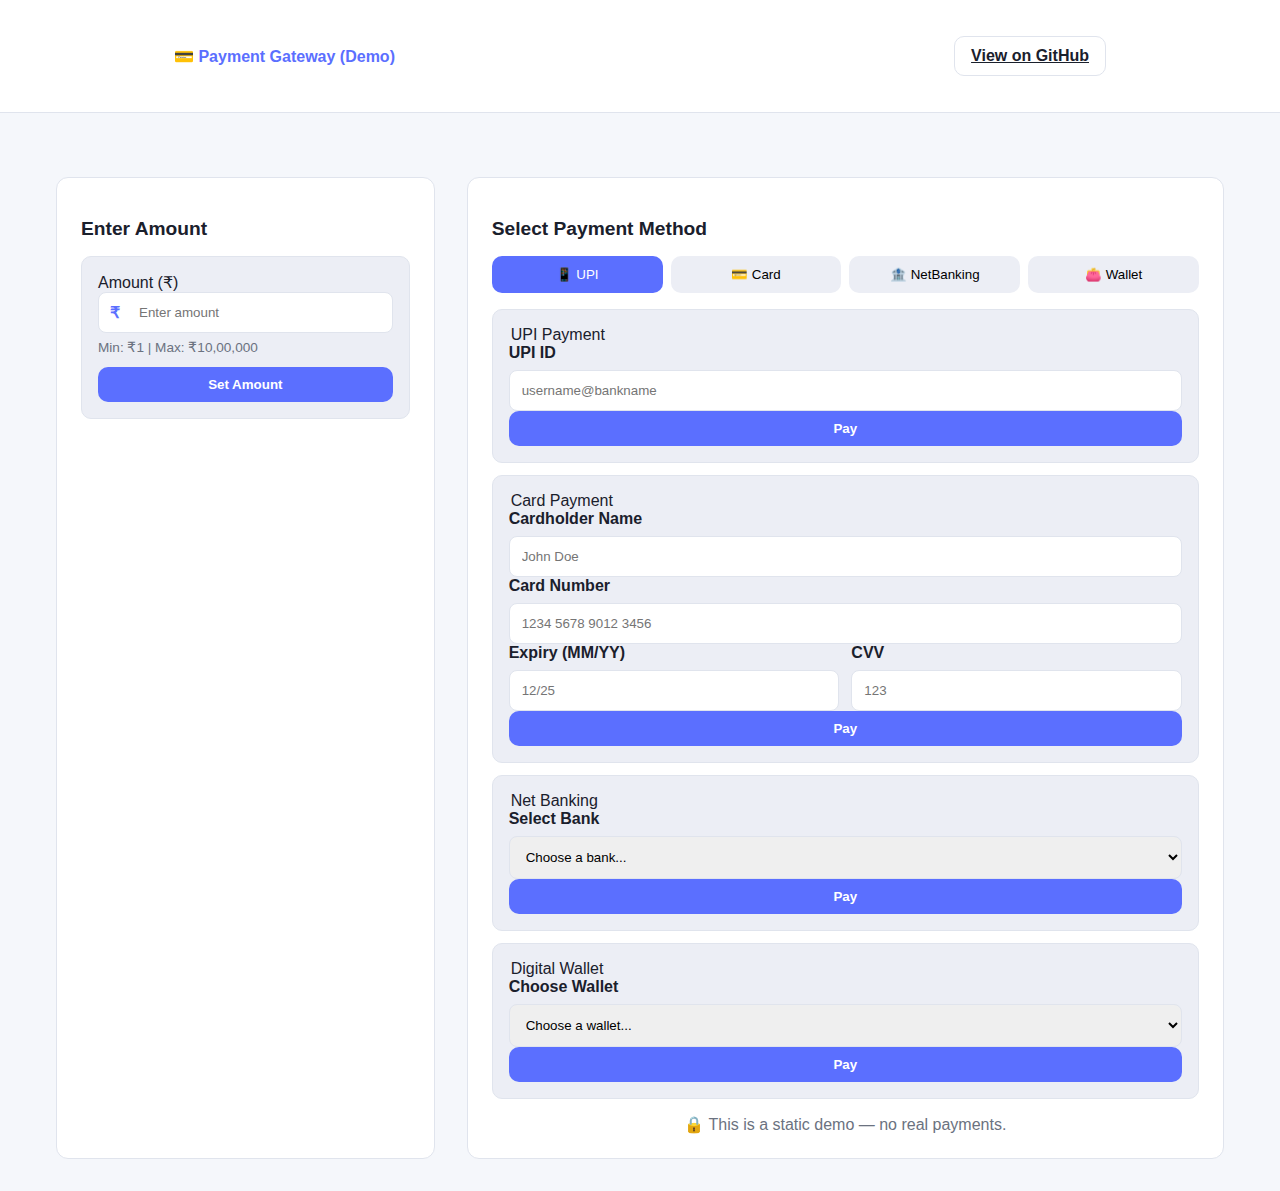
<file: static_site/index.html>
<!doctype html>
<html lang="en">
<head>
  <meta charset="utf-8" />
  <meta name="viewport" content="width=device-width,initial-scale=1" />
  <title>Payment Gateway — Demo</title>
  <link rel="stylesheet" href="css/style.css" />
</head>
<body>
  <header class="site-header">
    <div class="container header-row">
      <div class="logo">💳 Payment Gateway (Demo)</div>
      <nav class="header-nav">
        <a class="btn btn-ghost" href="#" id="github-link">View on GitHub</a>
      </nav>
    </div>
  </header>

  <main class="container payment-container">
    <div class="payment-content">
      <section class="order-section">
        <h2>Enter Amount</h2>
        <form id="amountForm">
          <div class="amount-input-box">
            <label for="amount">Amount (₹)</label>
            <div class="amount-input-wrapper">
              <span class="currency-symbol">₹</span>
              <input id="amount" name="amount" type="number" min="1" max="1000000" step="0.01" placeholder="Enter amount" required>
            </div>
            <small class="help-text">Min: ₹1 | Max: ₹10,00,000</small>
            <button class="btn btn-primary btn-full" type="submit" style="margin-top:12px;">Set Amount</button>
          </div>
        </form>

        <div id="currentAmount" class="amount-display hidden" aria-live="polite">
          <div class="amount-display-content">
            <span class="label">Total Amount</span>
            <span class="amount" id="displayAmount">₹0.00</span>
          </div>
        </div>
      </section>

      <section class="payment-section">
        <h2>Select Payment Method</h2>

        <div class="tabs" role="tablist" aria-label="Payment Methods">
          <button class="tab active" data-method="UPI">📱 UPI</button>
          <button class="tab" data-method="Card">💳 Card</button>
          <button class="tab" data-method="Net Banking">🏦 NetBanking</button>
          <button class="tab" data-method="Wallet">👛 Wallet</button>
        </div>

        <div class="tab-contents">
          <form id="UPI" class="payment-form tab-content active" data-method="UPI">
            <legend>UPI Payment</legend>
            <div class="form-group">
              <label for="upi_id">UPI ID</label>
              <input id="upi_id" name="upi_id" placeholder="username@bankname" required>
            </div>
            <button class="btn btn-primary btn-full pay-btn" type="button">Pay</button>
          </form>

          <form id="Card" class="payment-form tab-content" data-method="Card">
            <legend>Card Payment</legend>
            <div class="form-group">
              <label for="cardholder_name">Cardholder Name</label>
              <input id="cardholder_name" name="cardholder_name" placeholder="John Doe" required>
            </div>
            <div class="form-group">
              <label for="card_number">Card Number</label>
              <input id="card_number" name="card_number" placeholder="1234 5678 9012 3456" maxlength="19" required>
            </div>
            <div class="form-row">
              <div class="form-group">
                <label for="expiry_date">Expiry (MM/YY)</label>
                <input id="expiry_date" name="expiry_date" placeholder="12/25" maxlength="5" required>
              </div>
              <div class="form-group">
                <label for="cvv">CVV</label>
                <input id="cvv" name="cvv" placeholder="123" maxlength="4" required>
              </div>
            </div>
            <button class="btn btn-primary btn-full pay-btn" type="button">Pay</button>
          </form>

          <form id="Net Banking" class="payment-form tab-content" data-method="Net Banking">
            <legend>Net Banking</legend>
            <div class="form-group">
              <label for="bank">Select Bank</label>
              <select id="bank" name="bank" required>
                <option value="">Choose a bank...</option>
                <option value="SBI">SBI</option>
                <option value="HDFC">HDFC</option>
                <option value="ICICI">ICICI</option>
                <option value="Axis">Axis</option>
              </select>
            </div>
            <button class="btn btn-primary btn-full pay-btn" type="button">Pay</button>
          </form>

          <form id="Wallet" class="payment-form tab-content" data-method="Wallet">
            <legend>Digital Wallet</legend>
            <div class="form-group">
              <label for="wallet">Choose Wallet</label>
              <select id="wallet" name="wallet" required>
                <option value="">Choose a wallet...</option>
                <option value="Paytm">Paytm</option>
                <option value="PhonePe">PhonePe</option>
                <option value="GooglePay">Google Pay</option>
              </select>
            </div>
            <button class="btn btn-primary btn-full pay-btn" type="button">Pay</button>
          </form>
        </div>

        <div id="receiptArea" class="hidden" aria-live="polite"></div>

        <div class="payment-security">
          <span class="security-badge">🔒</span>
          <span class="security-text">This is a static demo — no real payments.</span>
        </div>

      </section>
    </div>
  </main>

  <script src="js/main.js"></script>
</body>
</html>
</file>
<file: static_site/css/style.css>
:root {
  --primary: #5B6FFF;
  --primary-dark: #4558E0;
  --bg: #F5F7FB;
  --bg-light: #ECEEF5;
  --card: #FFFFFF;
  --border: #E0E4ED;
  --text-dark: #1A202C;
  --text-muted: #6B7280;
  --shadow-sm: 0 1px 3px rgba(0,0,0,0.08);
}

*{box-sizing:border-box}

body{
  font-family: -apple-system, BlinkMacSystemFont, 'Segoe UI', Roboto, sans-serif;
  background: var(--bg);
  color: var(--text-dark);
  margin:0;
}

.container{max-width:980px;margin:0 auto;padding:24px}
.site-header{background:var(--card);border-bottom:1px solid var(--border);padding:12px 0}
.header-row{display:flex;align-items:center;justify-content:space-between}
.logo{font-weight:700;color:var(--primary)}

.card{background:var(--card);border-radius:12px;box-shadow:var(--shadow-sm)}
.btn{display:inline-flex;align-items:center;justify-content:center;gap:8px;padding:10px 16px;border-radius:10px;border:none;font-weight:600;cursor:pointer}
.btn-primary{background:var(--primary);color:#fff}
.btn-ghost{background:transparent;border:1px solid var(--border);color:var(--text-dark)}
.btn-full{width:100%}

.payment-container{max-width:1200px;padding:2rem 1rem}
.payment-content{display:grid;grid-template-columns:1fr 2fr;gap:2rem;margin-top:2rem}
@media(max-width:768px){.payment-content{grid-template-columns:1fr}}

.order-section,.payment-section{background:var(--card);padding:1.5rem;border-radius:12px;border:1px solid var(--border)}
.order-section h2,.payment-section h2{font-size:1.2rem;margin-bottom:1rem}

.amount-input-box{border:1px solid var(--border);padding:1rem;border-radius:10px;background:var(--bg-light)}
.amount-input-wrapper{position:relative;display:flex;align-items:center}
.currency-symbol{position:absolute;left:12px;font-weight:700;color:var(--primary)}
.amount-input-wrapper input{width:100%;padding:0.75rem 0.75rem 0.75rem 2.5rem;border:1px solid var(--border);border-radius:8px}
.help-text{display:block;font-size:0.85rem;color:var(--text-muted);margin-top:6px}

.amount-display{background:var(--card);border:2px solid var(--primary);padding:1rem;border-radius:10px;text-align:center;margin-top:1rem}
.amount-display .amount{font-size:1.8rem;color:var(--primary);font-weight:700}

.tabs{display:flex;gap:8px;margin-bottom:16px}
.tab{flex:1;padding:10px;border-radius:10px;background:var(--bg-light);border:1px solid transparent;cursor:pointer}
.tab.active{background:var(--primary);color:white}

.payment-form{padding:1rem;border-radius:10px;border:1px solid var(--border);background:var(--bg-light);margin-bottom:12px}
.form-row{display:grid;grid-template-columns:1fr 1fr;gap:12px}
@media(max-width:600px){.form-row{grid-template-columns:1fr}}

.form-group label{display:block;margin-bottom:8px;font-weight:600}
.form-group input,.form-group select{width:100%;padding:0.75rem;border:1px solid var(--border);border-radius:8px}
.payment-security{margin-top:1rem;color:var(--text-muted);text-align:center}

.hidden{display:none !important}

/* receipt */
.receipt-card{background:var(--card);padding:1rem;border-radius:10px;border:1px solid var(--border);margin-top:1rem}
.receipt-line{display:flex;justify-content:space-between;padding:8px 0;border-bottom:1px solid var(--bg-light)}
.receipt-line:last-child{border-bottom:none}

.footer-note{font-size:0.9rem;color:var(--text-muted);text-align:center;margin-top:10px}
</file>
